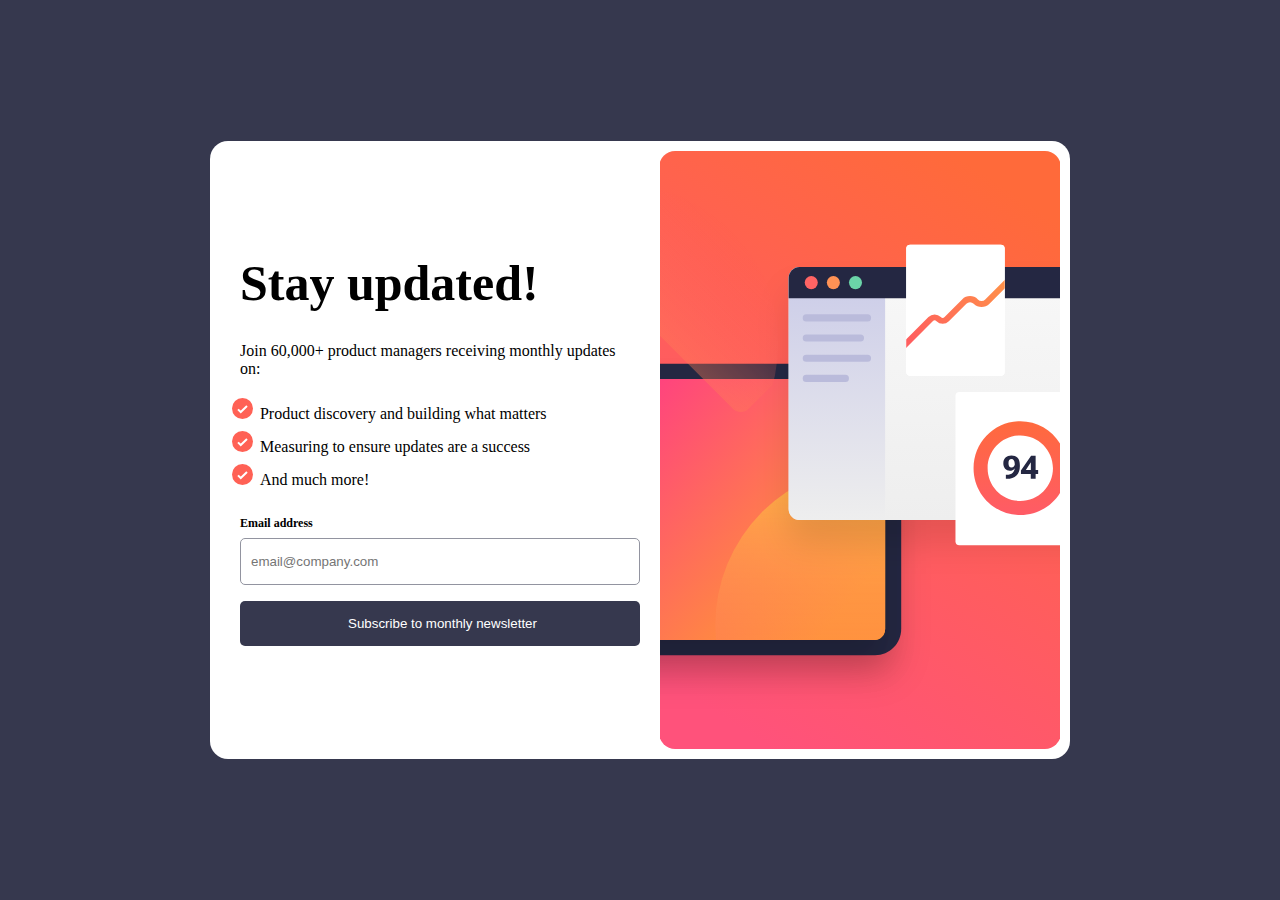
<file: index.html>
<!DOCTYPE html>
<html lang="en">
<head>
  <meta charset="UTF-8">
  <meta name="viewport" content="width=device-width, initial-scale=1.0"> <!-- displays site properly based on user's device -->

  <link rel="icon" type="image/png" sizes="32x32" href="./assets/images/favicon-32x32.png">
  
  <title>Frontend Mentor | Newsletter sign-up form with success message</title>
  <link rel="stylesheet" href="style.css">
  <!-- Feel free to remove these styles or customise in your own stylesheet 👍 -->
  <style>
    
    .attribution { font-size: 11px; text-align: center; }
    .attribution a { color: hsl(228, 45%, 44%); }
  </style>
</head>
<body>

  <!-- Sign-up form start -->

  <div class="container">
    <div class="infoArea">
      <h1>Stay updated!</h1>
      <p>Join 60,000+ product managers receiving monthly updates on:</p>
      <ul>
        <li>Product discovery and building what matters</li>
        <li>Measuring to ensure updates are a success</li>
        <li>And much more!</li>
      </ul>
      <div class="form">
        <label for="email" id="emailLabel">Email address</label><br>
        <input type="email" class="emailIns" placeholder="email@company.com">
      </div>
      <button class="subs">Subscribe to monthly newsletter</button>

    </div>

    <div class="svgInfo">
      <img src="assets/images/illustration-sign-up-desktop.svg" id="svgimg" alt="">
    </div>
    
  </div>

  

  

  <!-- Sign-up form end -->

  <!-- Success message start -->

  <div class="successMessage">
    <img src="assets/images/icon-success.svg" alt="">
    <h1>Thanks for subscribing!</h1>
    <p>A confirmation email has been sent to ash@loremcompany.com. 
      Please open it and click the button inside to confirm your subscription.
    </p>
    <button id="dismiss">Dismiss message</button>
  </div>

  <!-- Success message end -->
  <script>
    let svgimg = document.getElementById('svgimg');
    let container = document.querySelector('.container');
    let successMessage = document.querySelector('.successMessage');
    let subs = document.querySelector('.subs');
    let dismiss = document.getElementById('dismiss');
    let form = document.getElementsByClassName('form');
    let emailInput = document.querySelector('input[type="email"]');
    let errorMessage = document.createElement('div');
    let emailLabel = document.getElementById('emailLabel');
    
  
    // Event listeners
    subs.addEventListener('click', validateAndDisplayThanksMsg);
    dismiss.addEventListener('click', dismissMsg);

    emailInput.addEventListener('input', function () {
      emailInput.classList.remove('errors');
      emailInput.classList.add('emailIns')
      errorMessage.textContent = '';
    });
  
    function validateAndDisplayThanksMsg() {
      let successMessageStyle = window.getComputedStyle(successMessage);
  
      // Validate email
      if (!isValidEmail(emailInput.value)) {
        displayErrorMessage("Valid Email Required");
        emailInput.classList.add('errors');
        emailInput.classList.remove('emailIns');
        console.log(emailInput);
        return;
      }
  
      // Check if success message is already visible
      if (successMessageStyle.display == 'none') 
      {
        successMessage.style.display = 'block';
        container.style.display = 'none';
      }
  
      // Reset error message if valid email
      displayErrorMessage('');
      emailInput.classList.remove('errors');
      emailInput.classList.add('emailIns');
      console.log('hello');
    }
  
    function dismissMsg() {
      successMessage.style.opacity = '0';
  
      setTimeout(function () {
        successMessage.style.display = 'none';
        container.style.display = 'flex';
        successMessage.style.opacity = '1'; // Reset opacity for the next time
      }, 500);
    }
  
    function isValidEmail(email) {
      // Basic email validation, you can enhance it as needed
      const emailRegex = /^[^\s@]+@[^\s@]+\.[^\s@]+$/;
      return emailRegex.test(email);
    }
  
    function displayErrorMessage(message) {
      // Remove existing error message
      if (errorMessage.parentNode) {
        errorMessage.parentNode.removeChild(errorMessage);
      }
  
      // Display new error message
      errorMessage.textContent = message;
      errorMessage.style.color = 'red';
      errorMessage.style.display = 'inline';
      errorMessage.style.float = 'right';
      errorMessage.style.fontSize = '12px';
      errorMessage.style.fontWeight = 'bold';
      form[0].insertBefore(errorMessage, emailLabel.nextSibling);
    }
    function handleMediaQuery(mq) {
      var responsiveImage = document.getElementById('svgimg');

      if (mq.matches) {
        // Change the image source for small screens
        responsiveImage.src = 'assets/images/illustration-sign-up-mobile.svg';
      } else {
        // Restore the default image source for larger screens
        responsiveImage.src = 'assets/images/illustration-sign-up-desktop.svg';
      }
      console.log('hello')
    }

    // Check media query on page load
    var mediaQuery = window.matchMedia('(max-width: 400px)');
    handleMediaQuery(mediaQuery);

    // Add event listener for changes in media query
    mediaQuery.addListener(handleMediaQuery);
  </script>
  
  
</body>
</html>
</file>
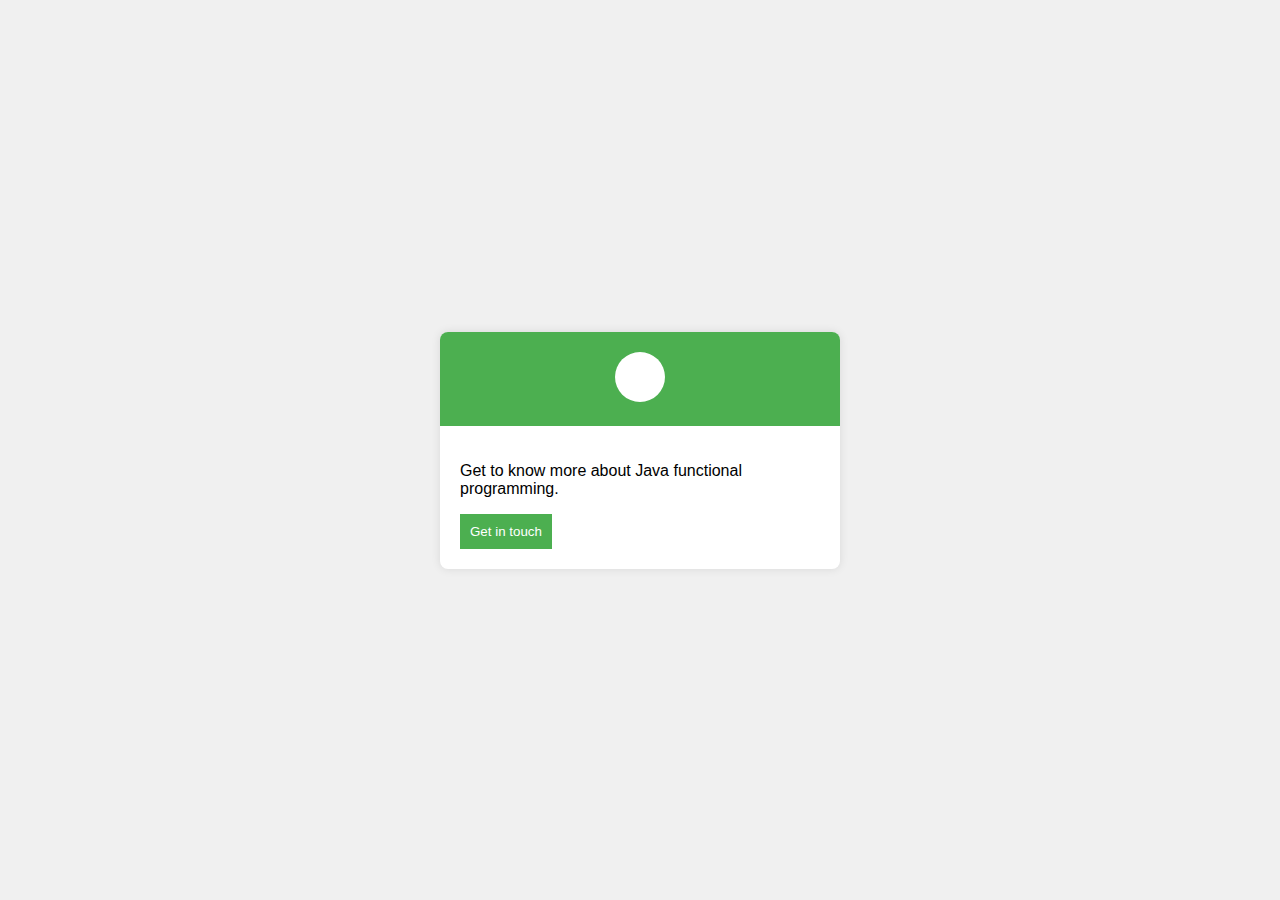
<file: sample.html>
<!DOCTYPE html>
<html lang="en">
<head>
    <meta charset="UTF-8">
    <meta name="viewport" content="width=device-width, initial-scale=1.0">
    <style>
        body {
            font-family: Arial, sans-serif;
            margin: 0;
            padding: 0;
            display: flex;
            align-items: center;
            justify-content: center;
            height: 100vh;
            background-color: #f0f0f0;
        }

        .container {
            width: 400px;
            background-color: #fff;
            border-radius: 8px;
            overflow: hidden;
            box-shadow: 0 0 10px rgba(0, 0, 0, 0.1);
        }

        .svg-section {
            background-color: #4CAF50;
            color: #fff;
            text-align: center;
            padding: 20px;
        }

        .text-section {
            padding: 20px;
        }

        #emailForm {
            display: none;
            padding: 20px;
            transition: opacity 0.5s ease-in-out;
        }

        #thanksMessage {
            display: none;
            padding: 20px;
            background-color: #4CAF50;
            color: #fff;
            text-align: center;
            border-bottom-left-radius: 8px;
            border-bottom-right-radius: 8px;
        }

        button {
            background-color: #4CAF50;
            color: #fff;
            padding: 10px;
            border: none;
            cursor: pointer;
        }
    </style>
</head>
<body>

<div class="container" id="container">
    <div class="svg-section">
        <!-- Replace the SVG code with your own -->
        <svg width="50" height="50" xmlns="http://www.w3.org/2000/svg">
            <circle cx="25" cy="25" r="25" fill="#fff"/>
        </svg>
    </div>
    <div class="text-section">
        <p>Get to know more about Java functional programming.</p>
        <button onclick="showThanksMessage()">Get in touch</button>
        <form id="emailForm" onsubmit="showThanksMessage(); return false;">
            <label for="email">Email:</label>
            <input type="email" id="email" required>
            <button type="submit">Submit</button>
        </form>
    </div>
</div>

<div id="thanksMessage">Thanks for getting in touch!</div>

<script>
    function showThanksMessage() {
        document.getElementById('container').style.opacity = '0';
        setTimeout(function() {
            document.getElementById('container').style.display = 'none';
            document.getElementById('thanksMessage').style.display = 'block';
        }, 500);
    }
</script>

</body>
</html>
</file>
<file: style.css>
* {
    margin: 0px;
    padding: 0px;
    box-sizing: border-box;
}

body {
    display: flex;
    align-items: center;
    justify-content: center;
    height: 100vh;
    background-color: hsl(235, 18%, 26%);
}

.container {
    border-radius: 18px;
    position: relative;
    display: flex;
    background-color: white;
    padding: 10px;
}

ul {
    list-style-image: url(assets/images/icon-list.svg);
}

li
{
    padding-bottom: .5em;
}

.infoArea {
    padding: 20px;
    flex: 1;
    display: flex;
    flex-direction: column;
    justify-content: center;
    transition: all 2s ease-in-out;
}

.infoArea h1 {
    margin-bottom: 30px;
    font-size: 50px;
    font-weight: 700;
    width: 100%;
    animation: moveh1 2s;
}

@keyframes moveh1 {
    from{
        transform: translateX(-12px);
        opacity: 0;
    }
    to{
        transform: translateX(0px);
        opacity: 1;
    }
}



.infoArea p {
    margin-bottom: 20px;
    width: 100%;
    animation: moveh1 3s;
}

.infoArea ul {
    margin-left: 20px;
    width: 100%;
    animation: moveh1 3s;
}

.form {
    margin-top: 1em;
    margin-bottom: 1em;
    animation: moveh1 3s;
}

.form label {
    font-size: 12px;
    font-weight: bold;
}

.emailIns {
    width: 100%;
    background-color: white;
    margin-top: .5em;
    padding-left: 10px;
    padding-top: 15px;
    border-top: 1px solid hsl(231, 7%, 60%);
    border-left: 1px solid hsl(231, 7%, 60%);
    border-right: 1px solid hsl(231, 7%, 60%);
    border-bottom: 1px solid hsl(231, 7%, 60%);
    padding-bottom: 15px;
    border-radius: 5px;
}

.subs {
    background-color: hsl(235, 18%, 26%);
    color: white;
    padding-top: 15px;
    padding-bottom: 15px;
    padding-left: 5px;
    width: 100%;
    border: none;
    border-radius: 5px;
    cursor: pointer;
    animation: moveh1 3s;
}

.subs:hover {
    text-decoration: underline;
    background-color: hsl(4, 100%, 67%);
}
@keyframes movesvg {
    from{
        transform: translateX(30px);
        opacity: 0;
    }
    to{
        transform: translateX(0px);
        opacity: 1;
    }
}
.svgInfo{
    flex: 1;
    animation: movesvg 3s ease-in-out;
    
}

.svgInfo img{
    height: 100%;
    width: 100%;
    object-fit: cover;
}

.successMessage {
    display: none;
    border-radius: 15px;
    padding-top: 2em;
    padding-left: 2em;
    padding-right: 2em;
    padding-bottom: 2em;
    max-width:360px;
    background-color: white;
}
.successMessage img{
    margin-bottom: 1em;
}
.successMessage h1{
    word-spacing: 10px;
    font-size: 50px;
    margin-bottom: .5em;
}
.successMessage p{
    margin-bottom: 1em;
}
.successMessage button {
    padding: 10px;
    color: white;
    background-color: hsl(235, 18%, 26%);
    margin-bottom: 1em;
    width: 100%;
    transition: all .4s ease-in-out;
}

.successMessage button:hover{
    background-color: hsl(4, 100%, 67%);
    cursor: pointer;
}
.errors {
    width: 100%;
    margin-top: .5em;
    padding-left: 10px;
    padding-top: 15px;
    padding-bottom: 15px;
    border-radius: 5px;
    color:white;
    border: 2px solid rgb(240, 121, 121);
    background-color: rgb(247, 101, 101);
}

@media all and (max-width:400px) {
    *{
        padding: 0px;
        margin: 0px;
    }
    .container{
        display: flex;
        flex-direction: column-reverse;
        border-radius: 0px;
        margin: 0px;
        padding: 0px;
    }
    .infoArea{
        margin: 0px;
    }
    .infoArea h1{
        font-size: 40px;
    }
    
    
}
</file>
